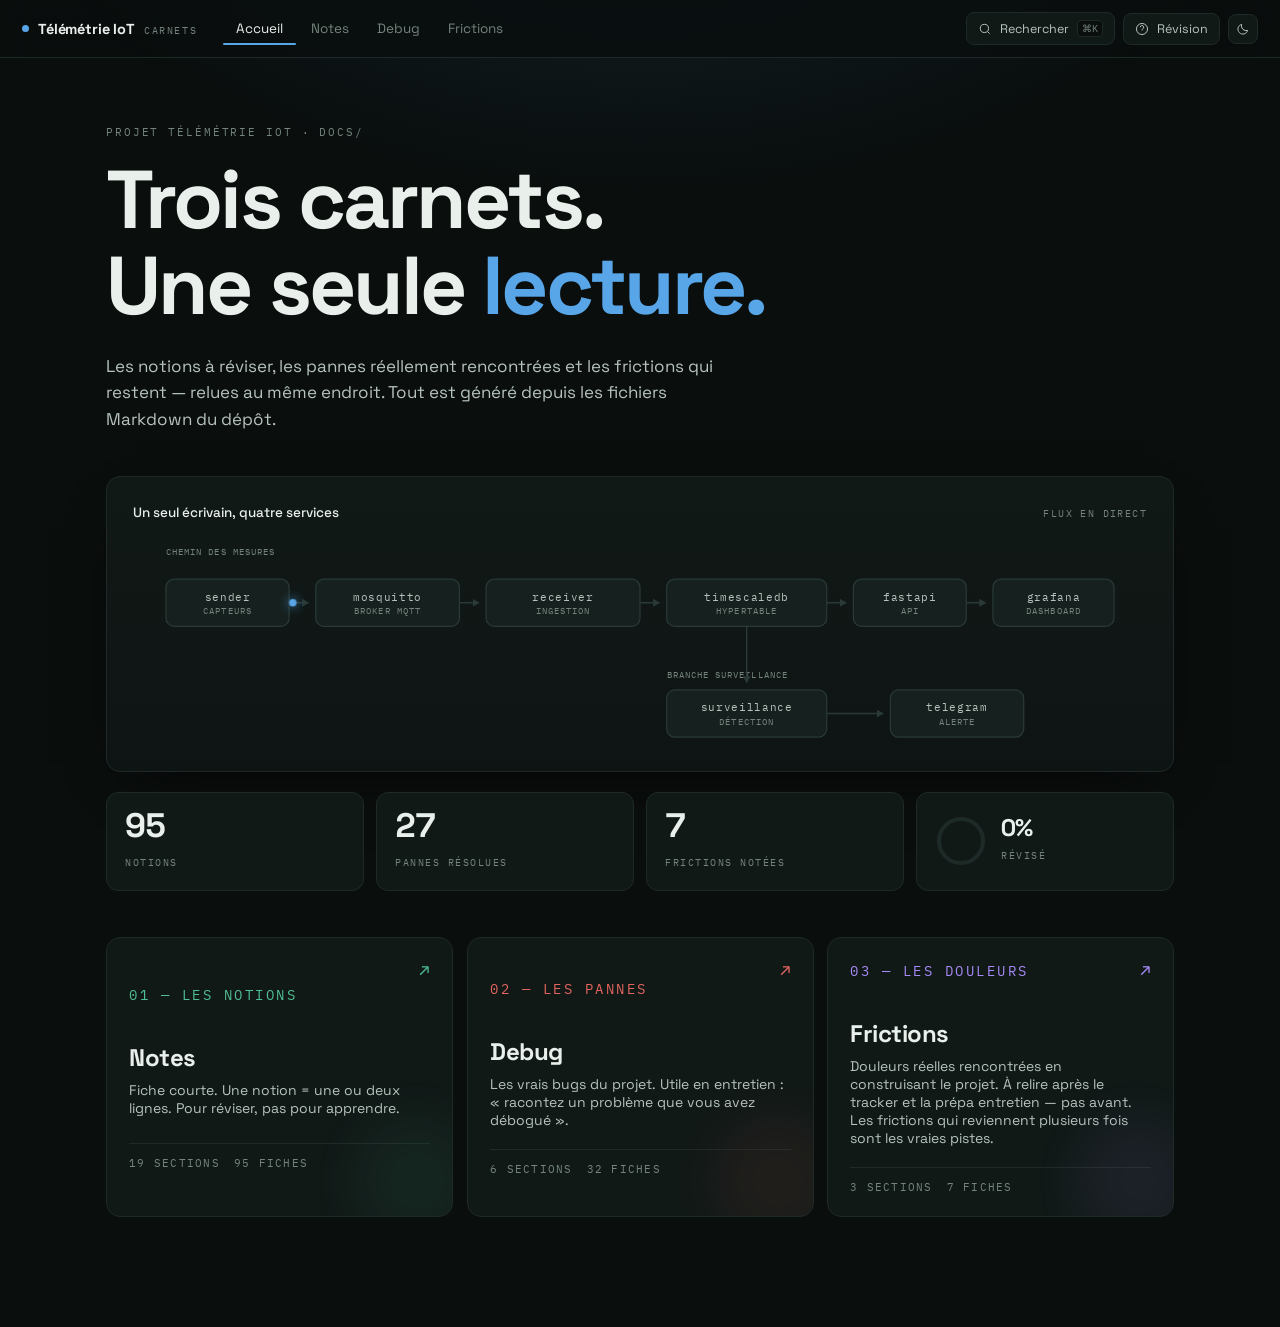
<file: learn/index.html>
<!doctype html>
<html lang="fr" data-theme="dark">
<head>
<meta charset="utf-8">
<meta name="viewport" content="width=device-width, initial-scale=1">
<title>Télémétrie IoT — carnets de révision</title>
<meta name="description" content="Notes, pannes et frictions du projet de télémétrie IoT, rassemblées en une lecture animée.">
<link rel="icon" href="data:image/svg+xml,<svg xmlns='http://www.w3.org/2000/svg' viewBox='0 0 100 100'><text y='.9em' font-size='90'>📡</text></svg>">
<link rel="preconnect" href="https://fonts.googleapis.com">
<link rel="preconnect" href="https://fonts.gstatic.com" crossorigin>
<link href="https://fonts.googleapis.com/css2?family=Space+Grotesk:wght@400;500;600;700&family=IBM+Plex+Mono:wght@400;500;600&display=swap" rel="stylesheet">
<link rel="stylesheet" href="assets/style.css">
</head>
<body>

<div class="progress"><i id="prog"></i></div>

<header class="top">
  <button class="brand" data-go="home" title="Accueil">
    <i class="bdot"></i>
    <b>Télémétrie IoT</b>
    <span>carnets</span>
  </button>

  <nav class="tabs" id="tabs" role="tablist"><i class="tab-ink" id="tabink"></i></nav>

  <div class="acts">
    <button class="btn" id="btn-search" title="Rechercher (⌘K)">
      <svg viewBox="0 0 24 24"><circle cx="11" cy="11" r="7"/><path d="M20 20l-3.6-3.6"/></svg>
      <span class="lbl">Rechercher</span><kbd>⌘K</kbd>
    </button>
    <button class="btn" id="btn-quiz" title="Mode révision : masque les réponses (R)">
      <svg viewBox="0 0 24 24"><path d="M12 17.5v.01"/><path d="M9 9a3 3 0 1 1 4.2 2.8c-.8.4-1.2 1-1.2 1.9v.8"/><circle cx="12" cy="12" r="9.5"/></svg>
      <span class="lbl">Révision</span>
    </button>
    <button class="btn btn-icon" id="btn-theme" title="Thème clair / sombre (T)">
      <svg viewBox="0 0 24 24" id="ico-theme"><path d="M20 14.5A8.5 8.5 0 0 1 9.5 4a8.5 8.5 0 1 0 10.5 10.5z"/></svg>
    </button>
  </div>
</header>

<main id="app"></main>

<div class="overlay" id="overlay">
  <div class="finder" role="dialog" aria-label="Recherche">
    <div class="finder-in">
      <svg viewBox="0 0 24 24"><circle cx="11" cy="11" r="7"/><path d="M20 20l-3.6-3.6"/></svg>
      <input id="q" type="text" placeholder="Chercher une notion, une panne, une friction…" autocomplete="off" spellcheck="false">
      <span class="esc">esc</span>
    </div>
    <div class="results" id="results"></div>
    <div class="finder-foot">
      <span>↑↓ naviguer</span><span>⏎ ouvrir</span><span>esc fermer</span>
    </div>
  </div>
</div>

<script src="assets/content.js"></script>
<script src="assets/app.js"></script>
</body>
</html>
</file>
<file: learn/assets/style.css>
/* =========================================================================
   Telemetrie IoT — plateforme de revision
   ========================================================================= */

:root {
  --bg:        #0A0E0D;
  --bg-2:      #0E1413;
  --panel:     #111917;
  --panel-2:   #16201E;
  --ink:       #E9EFEB;
  --ink-2:     #B6C3BC;
  --muted:     #74847C;
  --line:      #1E2A27;
  --line-2:    #2A3A36;
  --acc:       #58A6E8;
  --acc-soft:  rgba(88,166,232,.14);
  --green:     #4FBF95;
  --red:       #E4655F;
  --amber:     #E0A458;
  --violet:    #A78BFA;
  --shadow:    0 22px 60px -30px rgba(0,0,0,.9);
  --ease:      cubic-bezier(.22,1,.36,1);
  --rail-w:    248px;
  --top-h:     58px;
}

[data-theme="light"] {
  --bg:        #E7E9E4;
  --bg-2:      #EDEFEA;
  --panel:     #F5F6F2;
  --panel-2:   #FAFBF8;
  --ink:       #141A19;
  --ink-2:     #39433F;
  --muted:     #6E7873;
  --line:      #D2D7CE;
  --line-2:    #BFC6BB;
  --acc:       #17527E;
  --acc-soft:  rgba(23,82,126,.10);
  --green:     #3E7A66;
  --red:       #B3453E;
  --amber:     #A8641B;
  --violet:    #6B54C6;
  --shadow:    0 18px 50px -34px rgba(20,26,25,.55);
}

*, *::before, *::after { box-sizing: border-box; }

html { scroll-behavior: smooth; scroll-padding-top: calc(var(--top-h) + 26px); }

body {
  margin: 0;
  background: var(--bg);
  color: var(--ink);
  font-family: 'Space Grotesk', ui-sans-serif, system-ui, -apple-system, sans-serif;
  font-size: 16px;
  line-height: 1.55;
  -webkit-font-smoothing: antialiased;
  transition: background 500ms var(--ease), color 500ms var(--ease);
  overflow-x: hidden;
}

body::before {           /* halo d'ambiance, teinte par le document actif */
  content: "";
  position: fixed; inset: -20% -10% auto -10%; height: 62vh;
  background: radial-gradient(60% 100% at 50% 0%, var(--acc-soft), transparent 70%);
  opacity: .9; pointer-events: none; z-index: 0;
  transition: background 700ms var(--ease);
}

code, kbd, pre, .mono {
  font-family: 'IBM Plex Mono', ui-monospace, SFMono-Regular, Menlo, monospace;
}

code {
  font-size: .86em;
  background: var(--panel-2);
  border: 1px solid var(--line);
  border-radius: 4px;
  padding: .08em .34em;
  color: var(--ink-2);
  white-space: nowrap;
}

.ar { font-style: normal; color: var(--acc); font-weight: 600; }
strong { font-weight: 600; color: var(--ink); }
em { color: var(--ink-2); }

::selection { background: var(--acc); color: var(--bg); }

.kick {
  font-family: 'IBM Plex Mono', monospace;
  font-size: 10.5px; letter-spacing: .18em; text-transform: uppercase;
  color: var(--muted); margin: 0;
}

/* ------------------------------------------------------------ barre de scroll */
.progress {
  position: fixed; top: 0; left: 0; right: 0; height: 2px; z-index: 60;
  background: transparent; pointer-events: none;
}
.progress i {
  display: block; height: 100%; width: 100%;
  background: linear-gradient(90deg, var(--acc), var(--green));
  transform: scaleX(0); transform-origin: 0 50%;
}

/* ------------------------------------------------------------ barre du haut */
.top {
  position: sticky; top: 0; z-index: 50; height: var(--top-h);
  display: flex; align-items: center; gap: 18px;
  padding: 0 22px;
  background: color-mix(in srgb, var(--bg) 78%, transparent);
  backdrop-filter: blur(14px) saturate(1.3);
  -webkit-backdrop-filter: blur(14px) saturate(1.3);
  border-bottom: 1px solid var(--line);
}

.brand {
  display: flex; align-items: baseline; gap: 9px;
  background: none; border: 0; padding: 0; cursor: pointer; color: inherit;
  font-family: inherit;
}
.brand .bdot {
  width: 7px; height: 7px; border-radius: 50%; background: var(--acc);
  align-self: center; flex: none;
  box-shadow: 0 0 0 0 var(--acc);
  animation: beat 2.6s var(--ease) infinite;
}
@keyframes beat {
  0%, 70%, 100% { box-shadow: 0 0 0 0 color-mix(in srgb, var(--acc) 55%, transparent); }
  35%           { box-shadow: 0 0 0 7px transparent; }
}
.brand b { font-size: 14.5px; font-weight: 700; letter-spacing: -.01em; }
.brand span {
  font-family: 'IBM Plex Mono', monospace; font-size: 10px;
  letter-spacing: .16em; text-transform: uppercase; color: var(--muted);
}

.tabs { position: relative; display: flex; gap: 2px; margin-left: 8px; }
.tabs button {
  position: relative; background: none; border: 0; cursor: pointer;
  font-family: inherit; font-size: 13.5px; color: var(--muted);
  padding: 7px 13px; border-radius: 7px;
  transition: color 260ms var(--ease), background 260ms var(--ease);
}
.tabs button:hover { color: var(--ink); background: var(--panel); }
.tabs button[aria-selected="true"] { color: var(--ink); }
.tab-ink {
  position: absolute; bottom: -1px; height: 2px; background: var(--acc);
  border-radius: 2px; transition: transform 420ms var(--ease), width 420ms var(--ease);
  left: 0; width: 0;
}

.acts { margin-left: auto; display: flex; align-items: center; gap: 8px; }

.btn {
  display: inline-flex; align-items: center; gap: 8px;
  background: var(--panel); color: var(--ink-2);
  border: 1px solid var(--line); border-radius: 8px;
  font-family: inherit; font-size: 12.5px; padding: 7px 11px; cursor: pointer;
  transition: border-color 240ms var(--ease), color 240ms var(--ease),
              background 240ms var(--ease), transform 240ms var(--ease);
}
.btn:hover { color: var(--ink); border-color: var(--line-2); transform: translateY(-1px); }
.btn svg { width: 14px; height: 14px; stroke: currentColor; fill: none; stroke-width: 1.7; }
.btn kbd {
  font-size: 10px; color: var(--muted); border: 1px solid var(--line);
  border-radius: 4px; padding: 1px 4px; background: var(--bg);
}
.btn.on { color: var(--bg); background: var(--acc); border-color: var(--acc); }
.btn.on kbd { color: var(--bg); border-color: color-mix(in srgb, var(--bg) 40%, transparent); }
.btn-icon { padding: 7px; }

@media (max-width: 720px) {
  .brand span, .btn .lbl, .btn kbd { display: none; }
  .top { gap: 10px; padding: 0 12px; }
  .tabs button { padding: 7px 9px; font-size: 12.5px; }
}

/* ------------------------------------------------------------ apparitions */
[data-reveal] {
  opacity: 0; transform: translateY(16px);
  transition: opacity 760ms var(--ease) var(--d, 0s),
              transform 760ms var(--ease) var(--d, 0s);
  will-change: opacity, transform;
}
[data-reveal].in { opacity: 1; transform: none; }

/* ------------------------------------------------------------ accueil */
main { position: relative; z-index: 1; }

.hero { max-width: 1120px; margin: 0 auto; padding: 66px 26px 30px; }
.hero .kick { margin-bottom: 20px; }

.hero h1 {
  font-size: clamp(38px, 7.2vw, 82px);
  line-height: .98; letter-spacing: -.035em; font-weight: 700;
  margin: 0 0 22px; max-width: 15ch;
}
.hero h1 .line { display: block; overflow: hidden; padding-bottom: .06em; }
.hero h1 .w {
  display: inline-block; transform: translateY(105%);
  animation: rise 1s var(--ease) forwards; animation-delay: var(--d, 0s);
}
.hero h1 .w.acc { color: var(--acc); }
@keyframes rise { to { transform: none; } }

.hero-sub {
  font-size: 17px; color: var(--ink-2); max-width: 56ch; margin: 0 0 44px;
}

/* ------------------------------------------------------------ pipeline anime */
.pipe {
  position: relative; border: 1px solid var(--line); border-radius: 14px;
  background: linear-gradient(180deg, var(--panel), var(--bg-2));
  padding: 26px 20px 18px; margin-bottom: 20px; overflow: hidden;
  box-shadow: var(--shadow);
}
.pipe-head {
  display: flex; align-items: baseline; gap: 12px; margin-bottom: 10px;
  padding: 0 6px;
}
.pipe-head .t { font-size: 13.5px; font-weight: 500; }
.pipe-head .m {
  margin-left: auto; font-family: 'IBM Plex Mono', monospace;
  font-size: 10px; letter-spacing: .14em; text-transform: uppercase; color: var(--muted);
}
.pipe-scroll { overflow-x: auto; overflow-y: hidden; scrollbar-width: thin; }
.pipe-scroll::-webkit-scrollbar { height: 4px; }
.pipe-scroll::-webkit-scrollbar-thumb { background: var(--line-2); border-radius: 4px; }
.pipe svg { display: block; width: 100%; height: auto; overflow: visible; }
.pipe marker path { fill: var(--line-2); }
@media (max-width: 860px) { .pipe svg { min-width: 680px; } }

.pipe .link {
  fill: none; stroke: var(--line-2); stroke-width: 1.4;
  stroke-dasharray: var(--len); stroke-dashoffset: var(--len);
  animation: draw 1.1s var(--ease) forwards; animation-delay: var(--d);
}
@keyframes draw { to { stroke-dashoffset: 0; } }

.pipe .node rect {
  fill: var(--panel-2); stroke: var(--line-2); stroke-width: 1.2;
  transition: stroke 340ms var(--ease), fill 340ms var(--ease);
}
.pipe .node text {
  font-family: 'IBM Plex Mono', monospace; font-size: 11px;
  letter-spacing: .06em; fill: var(--ink-2); text-anchor: middle;
  transition: fill 340ms var(--ease);
}
.pipe .node .sub {
  font-size: 8.4px; letter-spacing: .13em; fill: var(--muted); text-transform: uppercase;
}
.pipe .node { opacity: 0; animation: pop .7s var(--ease) forwards; animation-delay: var(--d); }
@keyframes pop { from { opacity: 0; transform: translateY(7px); } to { opacity: 1; transform: none; } }
.pipe .node.hit rect { stroke: var(--acc); fill: color-mix(in srgb, var(--acc) 13%, var(--panel-2)); }
.pipe .node.hit text { fill: var(--ink); }
.pipe .node.hit .halo { opacity: .55; transform: scale(1.06); }
.pipe .node .halo {
  fill: none; stroke: var(--acc); stroke-width: 1; opacity: 0;
  transform-box: fill-box; transform-origin: center;
  transition: opacity 700ms var(--ease), transform 700ms var(--ease);
}
.pipe .pkt { fill: var(--acc); filter: drop-shadow(0 0 5px var(--acc)); }
.pipe .pkt.alt { fill: var(--amber); filter: drop-shadow(0 0 5px var(--amber)); }
.pipe .glabel {
  font-family: 'IBM Plex Mono', monospace; font-size: 8.6px;
  letter-spacing: .12em; fill: var(--muted); text-transform: uppercase;
}

/* ------------------------------------------------------------ chiffres */
.stats {
  display: grid; grid-template-columns: repeat(4, 1fr); gap: 12px; margin-bottom: 46px;
}
.stat {
  border: 1px solid var(--line); border-radius: 12px; background: var(--panel);
  padding: 16px 18px; position: relative; overflow: hidden;
}
.stat .n {
  font-size: 34px; font-weight: 700; letter-spacing: -.03em; line-height: 1;
  font-variant-numeric: tabular-nums; display: block; margin-bottom: 6px;
}
.stat .l {
  font-family: 'IBM Plex Mono', monospace; font-size: 10px;
  letter-spacing: .15em; text-transform: uppercase; color: var(--muted);
}
.stat.ring { display: flex; align-items: center; gap: 14px; }
.stat.ring svg { width: 52px; height: 52px; flex: none; transform: rotate(-90deg); }
.stat.ring circle { fill: none; stroke-width: 4; stroke-linecap: round; }
.stat.ring .bg { stroke: var(--line); }
.stat.ring .fg {
  stroke: var(--green); stroke-dasharray: 138; stroke-dashoffset: 138;
  transition: stroke-dashoffset 1.4s var(--ease) .3s;
}
.stat.ring .n { font-size: 24px; margin-bottom: 2px; }

/* ------------------------------------------------------------ trois portes */
.doors { display: grid; grid-template-columns: repeat(3, 1fr); gap: 14px; padding-bottom: 80px; }
.door {
  position: relative; text-align: left; cursor: pointer; overflow: hidden;
  border: 1px solid var(--line); border-radius: 14px; background: var(--panel);
  padding: 24px 22px 22px; color: inherit; font-family: inherit;
  transition: transform 460ms var(--ease), border-color 460ms var(--ease),
              background 460ms var(--ease);
}
.door::after {
  content: ""; position: absolute; inset: auto 0 0 0; height: 2px;
  background: var(--dc); transform: scaleX(0); transform-origin: 0 50%;
  transition: transform 620ms var(--ease);
}
.door:hover { transform: translateY(-4px); border-color: var(--line-2); background: var(--panel-2); }
.door:hover::after { transform: scaleX(1); }
.door .kick { color: var(--dc); margin-bottom: 14px; }
.door h3 { font-size: 24px; letter-spacing: -.02em; margin: 0 0 8px; font-weight: 700; }
.door p { color: var(--ink-2); font-size: 14px; margin: 0 0 20px; min-height: 42px; }
.door .meta {
  display: flex; gap: 14px; font-family: 'IBM Plex Mono', monospace;
  font-size: 10.5px; letter-spacing: .12em; text-transform: uppercase; color: var(--muted);
  border-top: 1px solid var(--line); padding-top: 12px;
}
.door .go {
  position: absolute; top: 22px; right: 22px; color: var(--dc);
  transition: transform 460ms var(--ease); font-size: 18px; line-height: 1;
}
.door:hover .go { transform: translate(4px, -4px); }
.door .spark {
  position: absolute; right: -30px; bottom: -30px; width: 130px; height: 130px;
  border-radius: 50%; background: var(--dc); opacity: .07; filter: blur(24px);
  transition: opacity 600ms var(--ease), transform 600ms var(--ease);
}
.door:hover .spark { opacity: .18; transform: scale(1.25); }

@media (max-width: 900px) {
  .stats { grid-template-columns: repeat(2, 1fr); }
  .doors { grid-template-columns: 1fr; }
  .hero { padding-top: 44px; }
}

/* ------------------------------------------------------------ vue document */
.shell {
  max-width: 1180px; margin: 0 auto; padding: 0 26px;
  display: grid; grid-template-columns: var(--rail-w) minmax(0, 1fr); gap: 46px;
  align-items: start;
}

.rail {
  position: sticky; top: calc(var(--top-h) + 26px); padding: 30px 0 40px;
  max-height: calc(100vh - var(--top-h) - 40px); overflow-y: auto;
  scrollbar-width: thin; scrollbar-color: var(--line) transparent;
}
.rail::-webkit-scrollbar { width: 4px; }
.rail::-webkit-scrollbar-thumb { background: var(--line); border-radius: 4px; }
.rail .kick { margin-bottom: 14px; }
.rail ol { list-style: none; margin: 0; padding: 0 0 0 14px; position: relative; }
.rail ol::before {
  content: ""; position: absolute; left: 0; top: 4px; bottom: 4px; width: 1px;
  background: var(--line);
}
.rail-ink {
  position: absolute; left: -1px; width: 2px; height: 18px; background: var(--acc);
  border-radius: 2px; transition: transform 480ms var(--ease), height 300ms var(--ease);
  top: 0;
}
.rail li + li.newgroup { margin-top: 14px; padding-top: 14px; border-top: 1px dashed var(--line); }
.rail a {
  display: flex; align-items: center; gap: 8px; text-decoration: none;
  color: var(--muted); font-size: 13px; padding: 4.5px 0; line-height: 1.35;
  transition: color 260ms var(--ease), transform 260ms var(--ease);
}
.rail a:hover { color: var(--ink); transform: translateX(2px); }
.rail a.cur { color: var(--ink); }
.rail a .tick {
  width: 5px; height: 5px; border-radius: 50%; flex: none;
  border: 1px solid var(--line-2); background: transparent;
  transition: background 300ms var(--ease), border-color 300ms var(--ease),
              transform 300ms var(--ease);
}
.rail a.done .tick { background: var(--green); border-color: var(--green); transform: scale(1.25); }
.rail-foot {
  margin-top: 20px; padding-top: 14px; border-top: 1px solid var(--line);
  font-family: 'IBM Plex Mono', monospace; font-size: 10px;
  letter-spacing: .1em; text-transform: uppercase; color: var(--muted);
}
.rail-bar { height: 3px; background: var(--line); border-radius: 3px; margin-top: 8px; overflow: hidden; }
.rail-bar i {
  display: block; height: 100%; width: 0; background: var(--green);
  transition: width 620ms var(--ease);
}

.doc { padding: 30px 0 140px; min-width: 0; }

.doc-head { padding: 26px 0 40px; border-bottom: 1px solid var(--line); margin-bottom: 12px; }
.doc-head h1 {
  font-size: clamp(30px, 4.6vw, 52px); letter-spacing: -.035em; line-height: 1.02;
  margin: 14px 0 16px; font-weight: 700; max-width: 20ch;
}
.doc-head .lead {
  font-size: 16.5px; color: var(--ink-2); margin: 0; min-height: 1.6em; max-width: 60ch;
}
.doc-head .lead .caret {
  display: inline-block; width: 8px; height: 1.05em; background: var(--acc);
  vertical-align: -.16em; margin-left: 2px; animation: blink 1s steps(2) infinite;
}
@keyframes blink { 50% { opacity: 0; } }
.doc-head .meta {
  display: flex; flex-wrap: wrap; gap: 18px; margin-top: 22px;
  font-family: 'IBM Plex Mono', monospace; font-size: 10.5px;
  letter-spacing: .13em; text-transform: uppercase; color: var(--muted);
}
.doc-head .meta b { color: var(--ink); font-weight: 600; }

/* ------------------------------------------------------------ sections */
.sec { padding: 46px 0 10px; scroll-margin-top: calc(var(--top-h) + 22px); }
.sec-head { display: flex; align-items: center; gap: 14px; margin-bottom: 26px; }
.sec-head .num {
  font-family: 'IBM Plex Mono', monospace; font-size: 11px; color: var(--acc);
  letter-spacing: .1em; flex: none; padding-top: 2px;
}
.sec-head h2 {
  font-size: clamp(21px, 2.6vw, 27px); letter-spacing: -.025em; margin: 0;
  font-weight: 700; flex: none; max-width: 70%;
}
.sec-head .rule {
  flex: 1; height: 1px; background: var(--line); transform: scaleX(0);
  transform-origin: 0 50%; transition: transform 900ms var(--ease) .1s;
}
.sec.in .sec-head .rule { transform: scaleX(1); }
.sec-head .done-btn {
  flex: none; background: none; border: 1px solid var(--line); color: var(--muted);
  border-radius: 20px; font-family: 'IBM Plex Mono', monospace; font-size: 9.5px;
  letter-spacing: .12em; text-transform: uppercase; padding: 5px 11px; cursor: pointer;
  display: flex; align-items: center; gap: 6px;
  transition: all 300ms var(--ease);
}
.sec-head .done-btn:hover { color: var(--ink); border-color: var(--line-2); }
.sec-head .done-btn .bx {
  width: 8px; height: 8px; border-radius: 2px; border: 1px solid currentColor;
  transition: all 300ms var(--ease);
}
.sec-head .done-btn.on { color: var(--green); border-color: color-mix(in srgb, var(--green) 45%, transparent); }
.sec-head .done-btn.on .bx { background: var(--green); border-color: var(--green); }

/* ------------------------------------------------------------ fiches */
.cards { display: grid; grid-template-columns: repeat(auto-fill, minmax(268px, 1fr)); gap: 10px; }

.card {
  position: relative; border: 1px solid var(--line); border-radius: 11px;
  background: var(--panel); padding: 15px 17px 16px; overflow: hidden;
  transition: border-color 380ms var(--ease), background 380ms var(--ease),
              transform 380ms var(--ease);
}
.card::before {
  content: ""; position: absolute; left: 0; top: 12px; bottom: 12px; width: 2px;
  background: var(--acc); transform: scaleY(0); transform-origin: 50% 0;
  transition: transform 620ms var(--ease) var(--d, 0s);
  border-radius: 2px;
}
.card.in::before, .in > .card::before, .cards.in .card::before { transform: scaleY(1); }
.card:hover { border-color: var(--line-2); background: var(--panel-2); transform: translateY(-2px); }
.card .term {
  font-size: 14.5px; font-weight: 600; letter-spacing: -.008em; margin: 0 0 6px;
  color: var(--ink);
}
.card .term code { font-size: .92em; }
.card .def { font-size: 13.6px; color: var(--ink-2); margin: 0; }
.card.statement { background: transparent; border-style: dashed; }
.card.statement .def { color: var(--ink); font-size: 14.5px; }

/* mode revision : la reponse est masquee */
body.quiz .card.has-def { cursor: pointer; }
body.quiz .card.has-def .def {
  filter: blur(7px); opacity: .42; user-select: none;
  transition: filter 460ms var(--ease), opacity 460ms var(--ease);
}
body.quiz .card.has-def.open .def { filter: none; opacity: 1; user-select: auto; }
body.quiz .card.has-def::after {
  content: "reveler"; position: absolute; right: 12px; bottom: 11px;
  font-family: 'IBM Plex Mono', monospace; font-size: 8.5px; letter-spacing: .14em;
  text-transform: uppercase; color: var(--muted); opacity: 0;
  transition: opacity 300ms var(--ease);
}
body.quiz .card.has-def:hover::after { opacity: 1; }
body.quiz .card.has-def.open::after { content: ""; }

/* ------------------------------------------------------------ listes simples */
.rows { list-style: none; margin: 0; padding: 0; display: grid; gap: 2px; }
.rows li {
  position: relative; padding: 9px 0 9px 20px; font-size: 14.5px; color: var(--ink-2);
  border-bottom: 1px solid var(--line);
}
.rows li::before {
  content: ""; position: absolute; left: 2px; top: 17px; width: 7px; height: 1px;
  background: var(--acc); transform: scaleX(0); transform-origin: 0 50%;
  transition: transform 500ms var(--ease) var(--d, 0s);
}
.rows.in li::before { transform: scaleX(1); }

/* ------------------------------------------------------------ dossiers de panne */
.cases { display: grid; gap: 12px; }
.case {
  position: relative; border: 1px solid var(--line); border-radius: 12px;
  background: var(--panel); padding: 18px 20px 16px; overflow: hidden;
  transition: border-color 380ms var(--ease), background 380ms var(--ease);
}
.case:hover { border-color: var(--line-2); background: var(--panel-2); }
.case-head { display: flex; gap: 11px; align-items: flex-start; margin-bottom: 10px; }
.case-head .sig {
  width: 8px; height: 8px; border-radius: 50%; background: var(--red); flex: none;
  margin-top: 7px; box-shadow: 0 0 0 0 var(--red);
}
.case.in .case-head .sig { animation: sigpulse 2.4s var(--ease) .2s 2; }
@keyframes sigpulse {
  0%   { box-shadow: 0 0 0 0 color-mix(in srgb, var(--red) 60%, transparent); }
  60%  { box-shadow: 0 0 0 8px transparent; }
  100% { box-shadow: 0 0 0 0 transparent; }
}
.case-head h3 {
  font-size: 15.5px; font-weight: 600; margin: 0; letter-spacing: -.012em; line-height: 1.4;
}
.case .cause {
  font-size: 14px; color: var(--ink-2); margin: 0 0 14px; padding-left: 19px;
}
.case .fixes { list-style: none; margin: 0; padding: 0 0 0 19px; display: grid; gap: 8px; }
.case .fixes li {
  position: relative; font-size: 13.8px; color: var(--ink-2); padding-left: 22px;
}
.case .fixes li::before {
  content: "→"; position: absolute; left: 0; top: 0; color: var(--green);
  font-family: 'IBM Plex Mono', monospace; font-weight: 600;
}
.case .fixes li.lesson {
  background: color-mix(in srgb, var(--amber) 9%, transparent);
  border-left: 2px solid var(--amber);
  border-radius: 0 7px 7px 0; padding: 9px 12px 9px 32px; color: var(--ink);
}
.case .fixes li.lesson::before { content: "★"; left: 12px; top: 9px; color: var(--amber); font-size: 11px; }
.case .fixes li.lesson b {
  display: block; font-family: 'IBM Plex Mono', monospace; font-size: 9px;
  letter-spacing: .16em; text-transform: uppercase; color: var(--amber);
  margin-bottom: 3px; font-weight: 600;
}

body.quiz .case .answer {
  filter: blur(7px); opacity: .38; user-select: none; cursor: pointer;
  transition: filter 480ms var(--ease), opacity 480ms var(--ease);
}
body.quiz .case.open .answer { filter: none; opacity: 1; user-select: auto; }
body.quiz .case::after {
  content: "diagnostiquer"; position: absolute; top: 16px; right: 18px;
  font-family: 'IBM Plex Mono', monospace; font-size: 8.5px; letter-spacing: .14em;
  text-transform: uppercase; color: var(--muted); opacity: .8;
}
body.quiz .case.open::after { content: ""; }

/* ------------------------------------------------------------ pistes produit */
.idea {
  position: relative; border: 1px solid var(--line); border-radius: 12px;
  background: var(--panel); padding: 20px 22px; overflow: hidden;
}
.idea::before {
  content: ""; position: absolute; inset: 0 auto 0 0; width: 2px; background: var(--violet);
  transform: scaleY(0); transform-origin: 50% 0; transition: transform 700ms var(--ease) .1s;
}
.idea.in::before { transform: scaleY(1); }
.idea h3 { font-size: 17px; margin: 0 0 8px; letter-spacing: -.018em; font-weight: 700; }
.idea .cause { font-size: 14.2px; color: var(--ink-2); margin: 0 0 14px; }
.points { list-style: none; margin: 0; padding: 0; display: grid; gap: 9px; }
.points li {
  font-size: 13.6px; color: var(--ink-2); padding: 10px 13px;
  background: var(--bg-2); border: 1px solid var(--line); border-radius: 8px;
}
.points li b {
  display: block; font-family: 'IBM Plex Mono', monospace; font-size: 9px;
  letter-spacing: .15em; text-transform: uppercase; color: var(--acc);
  margin-bottom: 4px; font-weight: 600;
}

/* ------------------------------------------------------------ reflexes numerotes */
.steps { list-style: none; margin: 0; padding: 0; counter-reset: s; display: grid; gap: 10px; }
.steps li {
  counter-increment: s; position: relative; padding: 16px 18px 16px 60px;
  border: 1px solid var(--line); border-radius: 11px; background: var(--panel);
  font-size: 14.5px; color: var(--ink-2);
  transition: border-color 340ms var(--ease), background 340ms var(--ease);
}
.steps li:hover { border-color: var(--line-2); background: var(--panel-2); }
.steps li::before {
  content: counter(s, decimal-leading-zero);
  position: absolute; left: 18px; top: 14px;
  font-family: 'IBM Plex Mono', monospace; font-size: 20px; font-weight: 600;
  color: var(--acc); opacity: .55;
}

/* ------------------------------------------------------------ blocs de code */
.codeblock {
  position: relative; border: 1px solid var(--line); border-radius: 11px;
  background: var(--bg-2); padding: 20px 22px; overflow-x: auto; margin: 0;
}
.codeblock pre {
  margin: 0; font-size: 12.4px; line-height: 1.75; color: var(--ink-2);
  white-space: pre; font-family: 'IBM Plex Mono', monospace;
}
.codeblock .tag {
  position: absolute; top: 10px; right: 14px;
  font-family: 'IBM Plex Mono', monospace; font-size: 8.5px; letter-spacing: .16em;
  text-transform: uppercase; color: var(--muted);
}

.para { font-size: 15px; color: var(--ink-2); max-width: 62ch; margin: 0 0 14px; }
.note-block {
  border-left: 2px solid var(--acc); padding: 4px 0 4px 18px; margin: 4px 0 18px;
}

.stack { display: grid; gap: 14px; }

@media (max-width: 980px) {
  .shell { grid-template-columns: 1fr; gap: 0; padding: 0 18px; }
  .rail {
    position: sticky; top: var(--top-h); z-index: 40; max-height: none; padding: 10px 0;
    background: color-mix(in srgb, var(--bg) 88%, transparent);
    backdrop-filter: blur(12px); border-bottom: 1px solid var(--line);
    margin: 0 -18px; padding-left: 18px; padding-right: 18px;
  }
  .rail .kick, .rail-foot { display: none; }
  .rail ol {
    display: flex; gap: 8px; overflow-x: auto; padding: 4px 0;
    scrollbar-width: none;
  }
  .rail ol::before, .rail-ink { display: none; }
  .rail ol::-webkit-scrollbar { display: none; }
  .rail li + li.newgroup { margin: 0; padding: 0; border: 0; }
  .rail a {
    white-space: nowrap; border: 1px solid var(--line); border-radius: 20px;
    padding: 5px 12px; font-size: 12px;
  }
  .rail a.cur { border-color: var(--acc); color: var(--ink); }
  .doc { padding-top: 14px; }
  .cards { grid-template-columns: 1fr; }
}

/* ------------------------------------------------------------ recherche */
.overlay {
  position: fixed; inset: 0; z-index: 80; display: none;
  background: color-mix(in srgb, var(--bg) 62%, transparent);
  backdrop-filter: blur(9px); -webkit-backdrop-filter: blur(9px);
  padding: 12vh 20px 20px; justify-content: center; align-items: flex-start;
}
.overlay.open { display: flex; animation: fade 240ms var(--ease); }
@keyframes fade { from { opacity: 0; } to { opacity: 1; } }

.finder {
  width: min(680px, 100%); background: var(--panel); border: 1px solid var(--line-2);
  border-radius: 14px; box-shadow: var(--shadow); overflow: hidden;
  animation: lift 320ms var(--ease);
}
@keyframes lift { from { opacity: 0; transform: translateY(14px) scale(.985); } }
.finder-in { display: flex; align-items: center; gap: 11px; padding: 15px 18px; border-bottom: 1px solid var(--line); }
.finder-in svg { width: 15px; height: 15px; stroke: var(--muted); fill: none; stroke-width: 1.7; flex: none; }
.finder-in input {
  flex: 1; background: none; border: 0; outline: none; color: var(--ink);
  font-family: inherit; font-size: 16px;
}
.finder-in input::placeholder { color: var(--muted); }
.finder-in .esc {
  font-family: 'IBM Plex Mono', monospace; font-size: 9.5px; color: var(--muted);
  border: 1px solid var(--line); border-radius: 4px; padding: 2px 5px;
}
.results { max-height: 54vh; overflow-y: auto; padding: 7px; }
.results .r {
  display: block; width: 100%; text-align: left; background: none; border: 0;
  color: inherit; font-family: inherit; padding: 10px 12px; border-radius: 8px;
  cursor: pointer; opacity: 0; animation: fadein 340ms var(--ease) forwards;
  animation-delay: var(--d, 0s);
}
@keyframes fadein { to { opacity: 1; } }
.results .r:hover, .results .r.sel { background: var(--panel-2); }
.results .r.sel { box-shadow: inset 2px 0 0 var(--acc); }
.results .r .rt { font-size: 14px; color: var(--ink); margin-bottom: 2px; }
.results .r .rd {
  font-size: 12.5px; color: var(--muted); overflow: hidden; text-overflow: ellipsis;
  white-space: nowrap;
}
.results .r mark { background: var(--acc-soft); color: var(--acc); border-radius: 3px; padding: 0 1px; }
.results .r .rp {
  font-family: 'IBM Plex Mono', monospace; font-size: 9px; letter-spacing: .13em;
  text-transform: uppercase; color: var(--muted); margin-bottom: 4px;
}
.results .empty { padding: 26px; text-align: center; color: var(--muted); font-size: 13.5px; }
.finder-foot {
  border-top: 1px solid var(--line); padding: 9px 16px; display: flex; gap: 16px;
  font-family: 'IBM Plex Mono', monospace; font-size: 9.5px; letter-spacing: .1em;
  text-transform: uppercase; color: var(--muted);
}

/* cible d'un saut */
@keyframes flash {
  0%   { background: var(--acc-soft); box-shadow: 0 0 0 6px var(--acc-soft); }
  100% { background: transparent; box-shadow: 0 0 0 0 transparent; }
}
.flash { animation: flash 1.5s var(--ease); border-radius: 11px; }

/* ------------------------------------------------------------ pied */
.foot {
  border-top: 1px solid var(--line); margin-top: 40px; padding-top: 22px;
  display: flex; flex-wrap: wrap; gap: 14px; align-items: center;
  font-family: 'IBM Plex Mono', monospace; font-size: 10px;
  letter-spacing: .13em; text-transform: uppercase; color: var(--muted);
}
.foot .nx {
  margin-left: auto; background: none; border: 1px solid var(--line); color: var(--ink-2);
  border-radius: 8px; font-family: inherit; font-size: 10px; letter-spacing: .13em;
  text-transform: uppercase; padding: 8px 13px; cursor: pointer;
  transition: all 300ms var(--ease);
}
.foot .nx:hover { color: var(--ink); border-color: var(--acc); transform: translateX(3px); }

@media (prefers-reduced-motion: reduce) {
  html { scroll-behavior: auto; }
  *, *::before, *::after {
    animation-duration: .001ms !important; animation-iteration-count: 1 !important;
    transition-duration: .001ms !important;
  }
  [data-reveal] { opacity: 1; transform: none; }
  .hero h1 .w { transform: none; }
}

/* accent derive du document actif */
:root, [data-theme="light"] { --acc-soft: color-mix(in srgb, var(--acc) 15%, transparent); }

main { transition: opacity 200ms var(--ease), transform 200ms var(--ease); }
main.swap { opacity: 0; transform: translateY(8px); }
</file>
